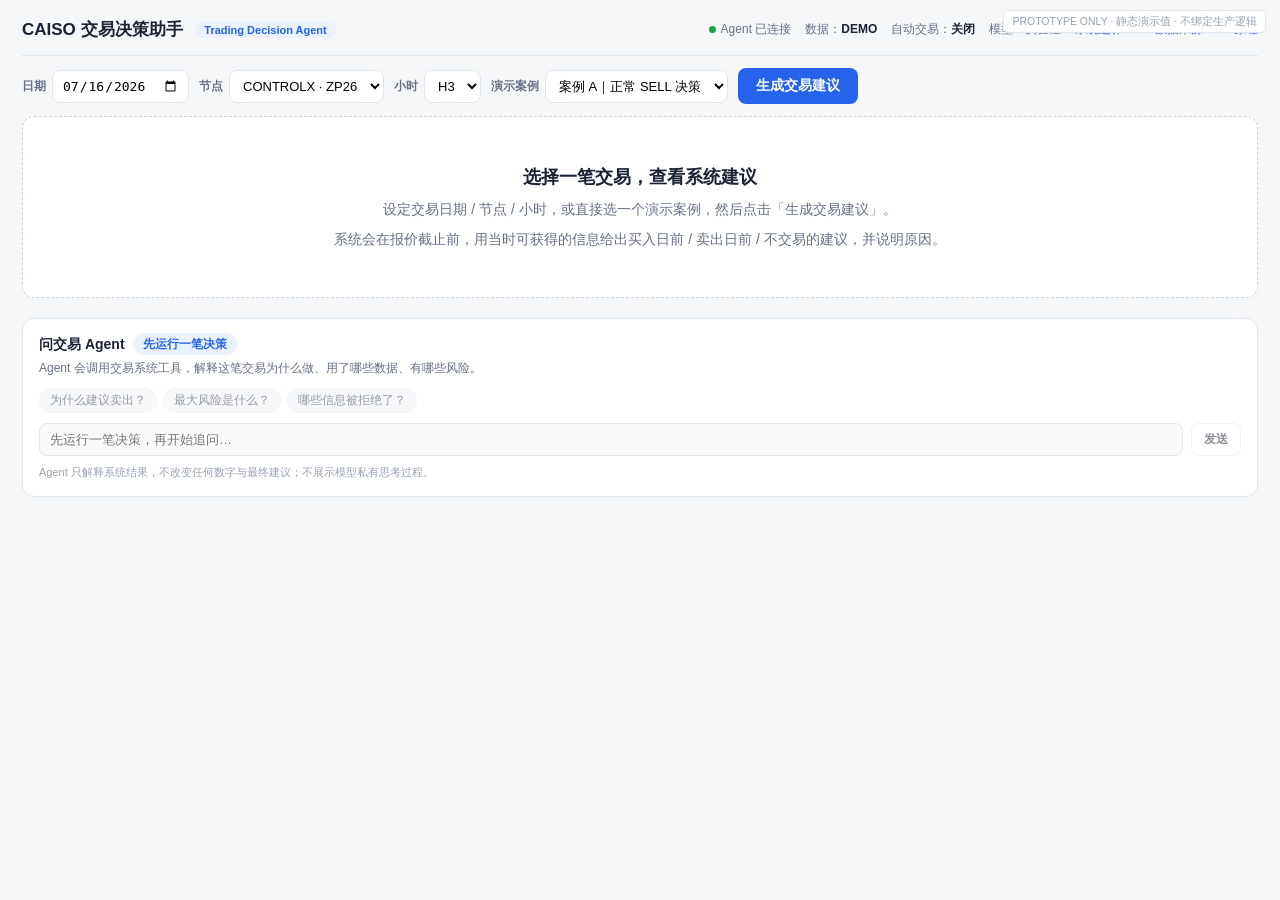
<file: design_prototypes/01_initial.html>
<!DOCTYPE html>
<html lang="zh-CN">
<head>
<meta charset="UTF-8">
<meta name="viewport" content="width=device-width, initial-scale=1.0">
<title>CAISO 交易决策助手 · Initial（原型）</title>
<link rel="stylesheet" href="_concept_c.css">
</head>
<body>
<div class="wrap">
  <div class="proto-flag">PROTOTYPE ONLY · 静态演示值 · 不绑定生产逻辑</div>

  <header>
    <h1>CAISO 交易决策助手 <span class="tag">Trading Decision Agent</span></h1>
    <div class="sys-strip">
      <span><span class="dot"></span>Agent 已连接</span>
      <span>数据：<b>DEMO</b></span>
      <span>自动交易：<b>关闭</b></span>
      <span>模型：实验性</span>
      <a href="#">系统边界</a> · <a href="#">数据来源</a> · <a href="#">原理</a>
    </div>
  </header>

  <!-- 参数行：单行紧凑，不占首屏主位 -->
  <div class="controls">
    <div class="field"><label>日期</label><input type="date" value="2026-07-16"></div>
    <div class="field"><label>节点</label><select><option>CONTROLX · ZP26</option></select></div>
    <div class="field"><label>小时</label><select><option>H3</option></select></div>
    <div class="field"><label>演示案例</label><select><option>案例 A｜正常 SELL 决策</option></select></div>
    <button class="btn">生成交易建议</button>
  </div>

  <!-- 空态：INITIAL -->
  <div class="empty-state">
    <div class="big">选择一笔交易，查看系统建议</div>
    <p>设定交易日期 / 节点 / 小时，或直接选一个演示案例，然后点击「生成交易建议」。</p>
    <p style="margin-top:8px">系统会在报价截止前，用当时可获得的信息给出买入日前 / 卖出日前 / 不交易的建议，并说明原因。</p>
  </div>

  <!-- Agent 操作台（未生成决策时引导） -->
  <div class="agent">
    <div class="agent-head">问交易 Agent <span class="agent-chip">先运行一笔决策</span></div>
    <div class="agent-sub">Agent 会调用交易系统工具，解释这笔交易为什么做、用了哪些数据、有哪些风险。</div>
    <div class="agent-quick">
      <button class="disabled">为什么建议卖出？</button>
      <button class="disabled">最大风险是什么？</button>
      <button class="disabled">哪些信息被拒绝了？</button>
    </div>
    <div class="agent-input"><input placeholder="先运行一笔决策，再开始追问…" disabled><button class="btn secondary small" disabled>发送</button></div>
    <div class="agent-note" style="font-size:11px;color:var(--text-faint);margin-top:8px">Agent 只解释系统结果，不改变任何数字与最终建议；不展示模型私有思考过程。</div>
  </div>

</div>
</body>
</html>
</file>
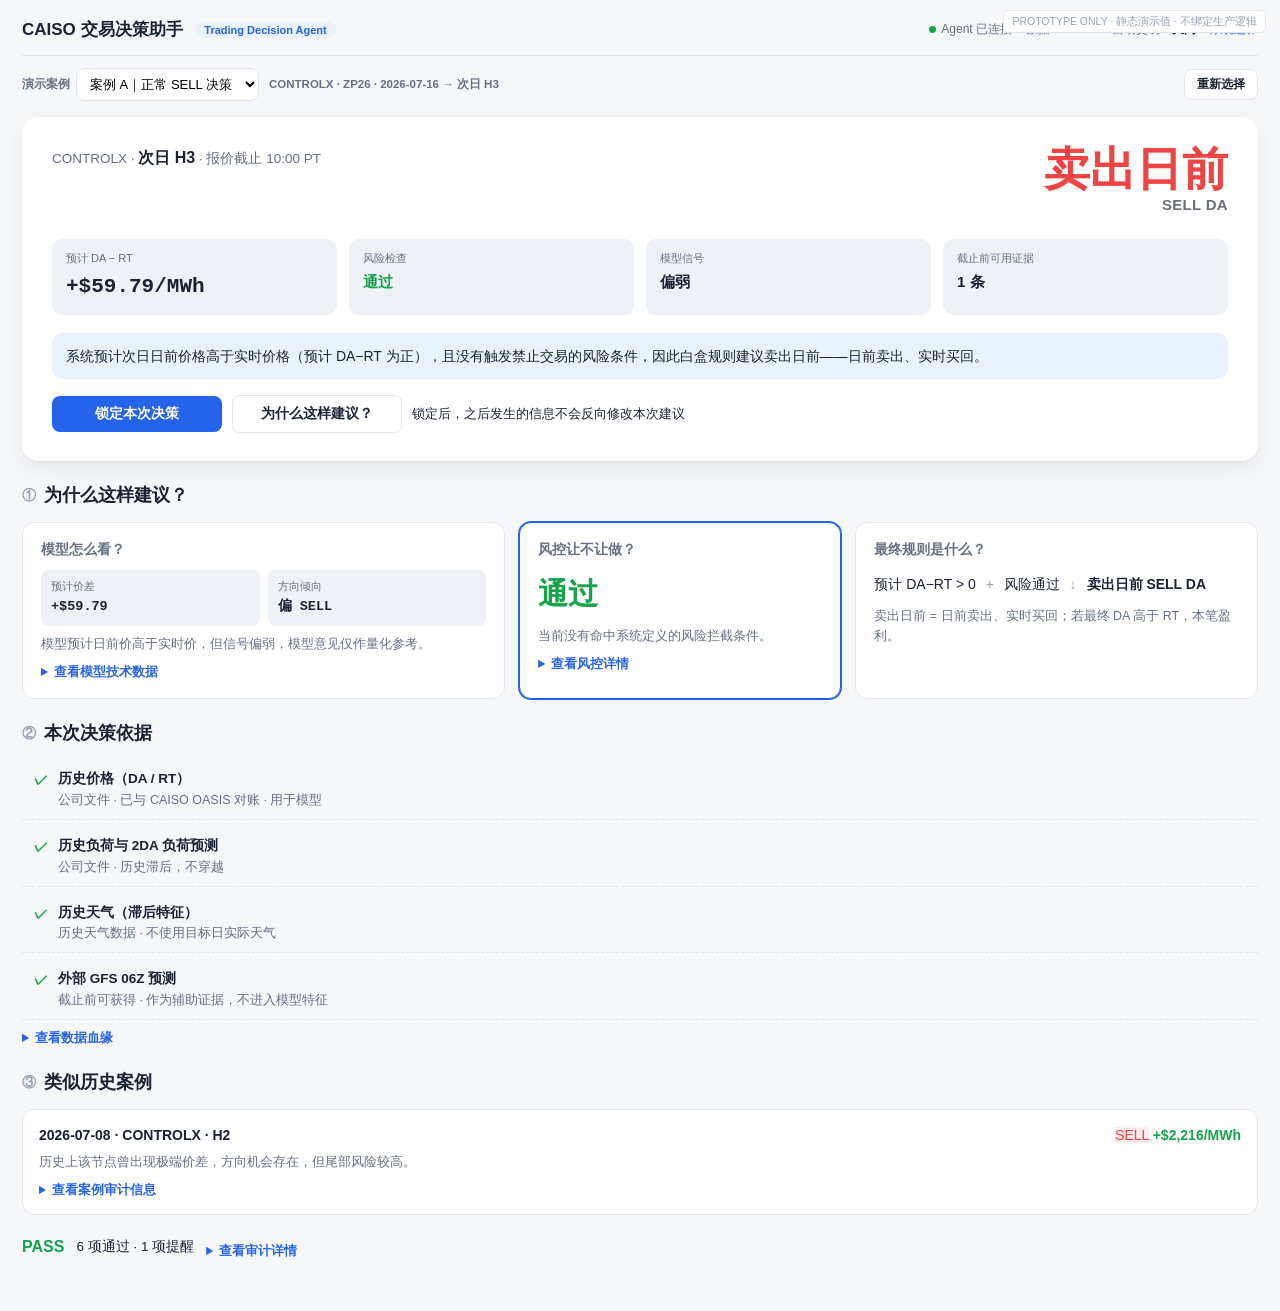
<file: design_prototypes/02_decision.html>
<!DOCTYPE html>
<html lang="zh-CN">
<head>
<meta charset="UTF-8">
<meta name="viewport" content="width=device-width, initial-scale=1.0">
<title>CAISO 交易决策助手 · 建议（原型）</title>
<link rel="stylesheet" href="_concept_c.css">
</head>
<body>
<div class="wrap">
  <div class="proto-flag">PROTOTYPE ONLY · 静态演示值 · 不绑定生产逻辑</div>

  <header>
    <h1>CAISO 交易决策助手 <span class="tag">Trading Decision Agent</span></h1>
    <div class="sys-strip">
      <span><span class="dot"></span>Agent 已连接</span>
      <span>数据：<b>DEMO</b></span>
      <span>自动交易：<b>关闭</b></span>
      <a href="#">系统边界</a>
    </div>
  </header>

  <!-- 参数行：折叠为一行已选参数 -->
  <div class="controls">
    <div class="field"><label>演示案例</label><select><option>案例 A｜正常 SELL 决策</option></select></div>
    <div class="field"><label>CONTROLX · ZP26 · 2026-07-16 → 次日 H3</label></div>
    <button class="btn small secondary" style="margin-left:auto">重新选择</button>
  </div>

  <!-- ============ Hero：唯一第一视觉中心 ============ -->
  <div class="hero">
    <div class="hero-head">
      <div class="hero-who">CONTROLX · <b>次日 H3</b> · 报价截止 10:00 PT</div>
      <div class="hero-rec SELL">
        <div class="cn">卖出日前</div>
        <div class="en">SELL DA</div>
      </div>
    </div>
    <div class="decision-bar">
      <div class="db"><div class="k">预计 DA − RT</div><div class="v num">+$59.79/MWh</div></div>
      <div class="db"><div class="k">风险检查</div><div class="v small ok">通过</div></div>
      <div class="db"><div class="k">模型信号</div><div class="v small">偏弱</div></div>
      <div class="db"><div class="k">截止前可用证据</div><div class="v small">1 条</div></div>
    </div>
    <div class="hero-explain">系统预计次日日前价格高于实时价格（预计 DA−RT 为正），且没有触发禁止交易的风险条件，因此白盒规则建议卖出日前——日前卖出、实时买回。</div>
    <div class="hero-actions">
      <button class="btn">锁定本次决策</button>
      <button class="btn secondary">为什么这样建议？</button>
      <span class="muted">锁定后，之后发生的信息不会反向修改本次建议</span>
    </div>
  </div>

  <!-- ============ 分幕一：为什么（三问，非等尺寸卡） ============ -->
  <div class="act">
    <div class="act-title"><span class="n">①</span> 为什么这样建议？</div>
    <div class="why-grid">
      <div class="why-card">
        <h3>模型怎么看？</h3>
        <div class="kv" style="grid-template-columns:1fr 1fr">
          <div class="item"><div class="k">预计价差</div><div class="v num">+$59.79</div></div>
          <div class="item"><div class="k">方向倾向</div><div class="v">偏 SELL</div></div>
        </div>
        <div class="note">模型预计日前价高于实时价，但信号偏弱，模型意见仅作量化参考。</div>
        <details class="detail"><summary>查看模型技术数据</summary><div class="detail-body"><div class="kv" style="grid-template-columns:1fr">
          <div class="item"><div class="k">expected_return</div><div class="v">59.7937</div></div>
          <div class="item"><div class="k">model_signal_strength</div><div class="v">0.2338</div></div>
          <div class="item"><div class="k">uncertainty</div><div class="v">0.5722</div></div>
        </div></div></details>
      </div>
      <div class="why-card hl">
        <h3>风控让不让做？</h3>
        <div class="big ok">通过</div>
        <div class="note">当前没有命中系统定义的风险拦截条件。</div>
        <details class="detail"><summary>查看风控详情</summary><div class="detail-body">无风险规则命中（PASS）。</div></details>
      </div>
      <div class="why-card">
        <h3>最终规则是什么？</h3>
        <div class="rule-flow">预计 DA−RT &gt; 0 <span class="arrow">+</span> 风险通过 <span class="arrow">↓</span> <b>卖出日前 SELL DA</b></div>
        <div class="note">卖出日前 = 日前卖出、实时买回；若最终 DA 高于 RT，本笔盈利。</div>
      </div>
    </div>
  </div>

  <!-- ============ 分幕二：本次决策依据 ============ -->
  <div class="act">
    <div class="act-title"><span class="n">②</span> 本次决策依据</div>
    <div class="ck-list">
      <div class="ck-item"><span class="mark ok">✓</span><div><div class="t">历史价格（DA / RT）</div><div class="d">公司文件 · 已与 CAISO OASIS 对账 · 用于模型</div></div></div>
      <div class="ck-item"><span class="mark ok">✓</span><div><div class="t">历史负荷与 2DA 负荷预测</div><div class="d">公司文件 · 历史滞后，不穿越</div></div></div>
      <div class="ck-item"><span class="mark ok">✓</span><div><div class="t">历史天气（滞后特征）</div><div class="d">历史天气数据 · 不使用目标日实际天气</div></div></div>
      <div class="ck-item"><span class="mark ok">✓</span><div><div class="t">外部 GFS 06Z 预测</div><div class="d">截止前可获得 · 作为辅助证据，不进入模型特征</div></div></div>
    </div>
    <details class="detail"><summary>查看数据血缘</summary><div class="detail-body">原始文件名、available_at、availability_basis、source_type 等完整字段。</div></details>
  </div>

  <!-- ============ 分幕三：类似历史案例 ============ -->
  <div class="act">
    <div class="act-title"><span class="n">③</span> 类似历史案例</div>
    <div class="case-card">
      <div class="case-head"><span class="case-date">2026-07-08 · CONTROLX · H2</span><span><span class="pill ok" style="background:var(--sell-bg);color:var(--sell)">SELL</span> <span class="case-outcome pos">+$2,216/MWh</span></span></div>
      <div class="case-lesson">历史上该节点曾出现极端价差，方向机会存在，但尾部风险较高。</div>
      <details class="detail"><summary>查看案例审计信息</summary><div class="detail-body">case_id、case_available_at、raw lesson。</div></details>
    </div>
  </div>

  <!-- 审计摘要（默认折叠） -->
  <div class="audit-sum" style="margin-top:18px"><span class="overall ok">PASS</span><span>6 项通过 · 1 项提醒</span> <details class="detail" style="display:inline"><summary>查看审计详情</summary><div class="detail-body">Feature Eligibility / Evidence Time Gate / Evidence Availability / Evidence Provenance / Mock Data / Case As-of / Outcome Leakage（真实 PASS/WARNING）。</div></details></div>

</div>
</body>
</html>
</file>
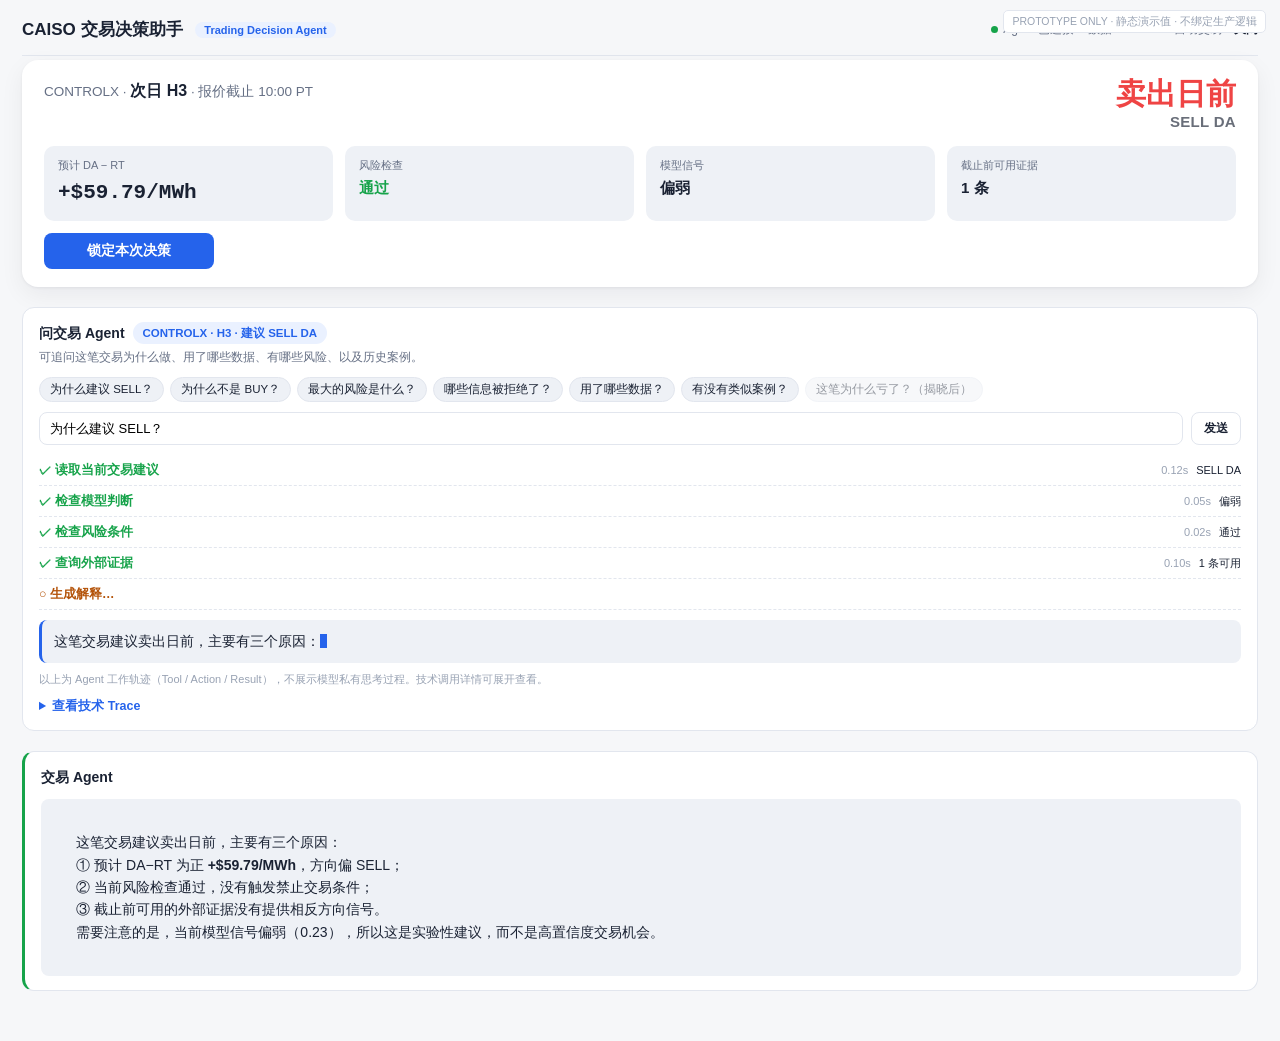
<file: design_prototypes/03_agent.html>
<!DOCTYPE html>
<html lang="zh-CN">
<head>
<meta charset="UTF-8">
<meta name="viewport" content="width=device-width, initial-scale=1.0">
<title>CAISO 交易决策助手 · Agent（原型）</title>
<link rel="stylesheet" href="_concept_c.css">
</head>
<body>
<div class="wrap">
  <div class="proto-flag">PROTOTYPE ONLY · 静态演示值 · 不绑定生产逻辑</div>

  <header>
    <h1>CAISO 交易决策助手 <span class="tag">Trading Decision Agent</span></h1>
    <div class="sys-strip">
      <span><span class="dot"></span>Agent 已连接</span>
      <span>数据：<b>DEMO</b></span>
      <span>自动交易：<b>关闭</b></span>
    </div>
  </header>

  <!-- Hero 简化：建议 + 决策条 + 锁定（首屏常驻） -->
  <div class="hero" style="padding:18px 22px">
    <div class="hero-head">
      <div class="hero-who">CONTROLX · <b>次日 H3</b> · 报价截止 10:00 PT</div>
      <div class="hero-rec SELL"><div class="cn" style="font-size:30px">卖出日前</div><div class="en">SELL DA</div></div>
    </div>
    <div class="decision-bar" style="grid-template-columns:repeat(4,1fr);margin-top:12px">
      <div class="db"><div class="k">预计 DA − RT</div><div class="v num">+$59.79/MWh</div></div>
      <div class="db"><div class="k">风险检查</div><div class="v small ok">通过</div></div>
      <div class="db"><div class="k">模型信号</div><div class="v small">偏弱</div></div>
      <div class="db"><div class="k">截止前可用证据</div><div class="v small">1 条</div></div>
    </div>
    <div class="hero-actions" style="margin-top:12px"><button class="btn">锁定本次决策</button></div>
  </div>

  <!-- ============ Agent 操作台（流式 + 真实工具轨迹） ============ -->
  <div class="agent">
    <div class="agent-head">问交易 Agent <span class="agent-chip">CONTROLX · H3 · 建议 SELL DA</span></div>
    <div class="agent-sub">可追问这笔交易为什么做、用了哪些数据、有哪些风险、以及历史案例。</div>
    <div class="agent-quick">
      <button>为什么建议 SELL？</button>
      <button>为什么不是 BUY？</button>
      <button>最大的风险是什么？</button>
      <button>哪些信息被拒绝了？</button>
      <button>用了哪些数据？</button>
      <button>有没有类似案例？</button>
      <button class="disabled">这笔为什么亏了？（揭晓后）</button>
    </div>
    <div class="agent-input"><input value="为什么建议 SELL？"><button class="btn secondary small">发送</button></div>

    <!-- Observable Agent Execution Trace（只显示真实 Tool/Action） -->
    <div class="agent-trace">
      <div class="trace-step"><span class="s ok">✓ 读取当前交易建议</span><span class="time">0.12s</span><span class="badge">SELL DA</span></div>
      <div class="trace-step"><span class="s ok">✓ 检查模型判断</span><span class="time">0.05s</span><span class="badge">偏弱</span></div>
      <div class="trace-step"><span class="s ok">✓ 检查风险条件</span><span class="time">0.02s</span><span class="badge">通过</span></div>
      <div class="trace-step"><span class="s ok">✓ 查询外部证据</span><span class="time">0.10s</span><span class="badge">1 条可用</span></div>
      <div class="trace-step"><span class="s run">○ 生成解释…</span></div>
    </div>

    <!-- Streaming Answer（逐步出现 + 光标） -->
    <div class="agent-answer">这笔交易建议卖出日前，主要有三个原因：<span class="cursor"></span></div>
    <div class="agent-note" style="font-size:11px;color:var(--text-faint);margin-top:8px">以上为 Agent 工作轨迹（Tool / Action / Result），不展示模型私有思考过程。技术调用详情可展开查看。</div>
    <details class="detail"><summary>查看技术 Trace</summary><div class="detail-body">tool=get_decision · args={"decision_id":"…"} · result_summary=… · duration 0.12s · guard PASS<br>→ <a href="#">查看原始 JSON</a></div></details>
  </div>

  <!-- 预计的流式回答（完成态示意） -->
  <div class="agent" style="border-left:3px solid var(--ok)">
    <div class="agent-head">交易 Agent</div>
    <div class="agent-answer" style="border-left:none">
      这笔交易建议卖出日前，主要有三个原因：
      ① 预计 DA−RT 为正 <b>+$59.79/MWh</b>，方向偏 SELL；
      ② 当前风险检查通过，没有触发禁止交易条件；
      ③ 截止前可用的外部证据没有提供相反方向信号。
      需要注意的是，当前模型信号偏弱（0.23），所以这是实验性建议，而不是高置信度交易机会。
    </div>
  </div>

</div>
</body>
</html>
</file>
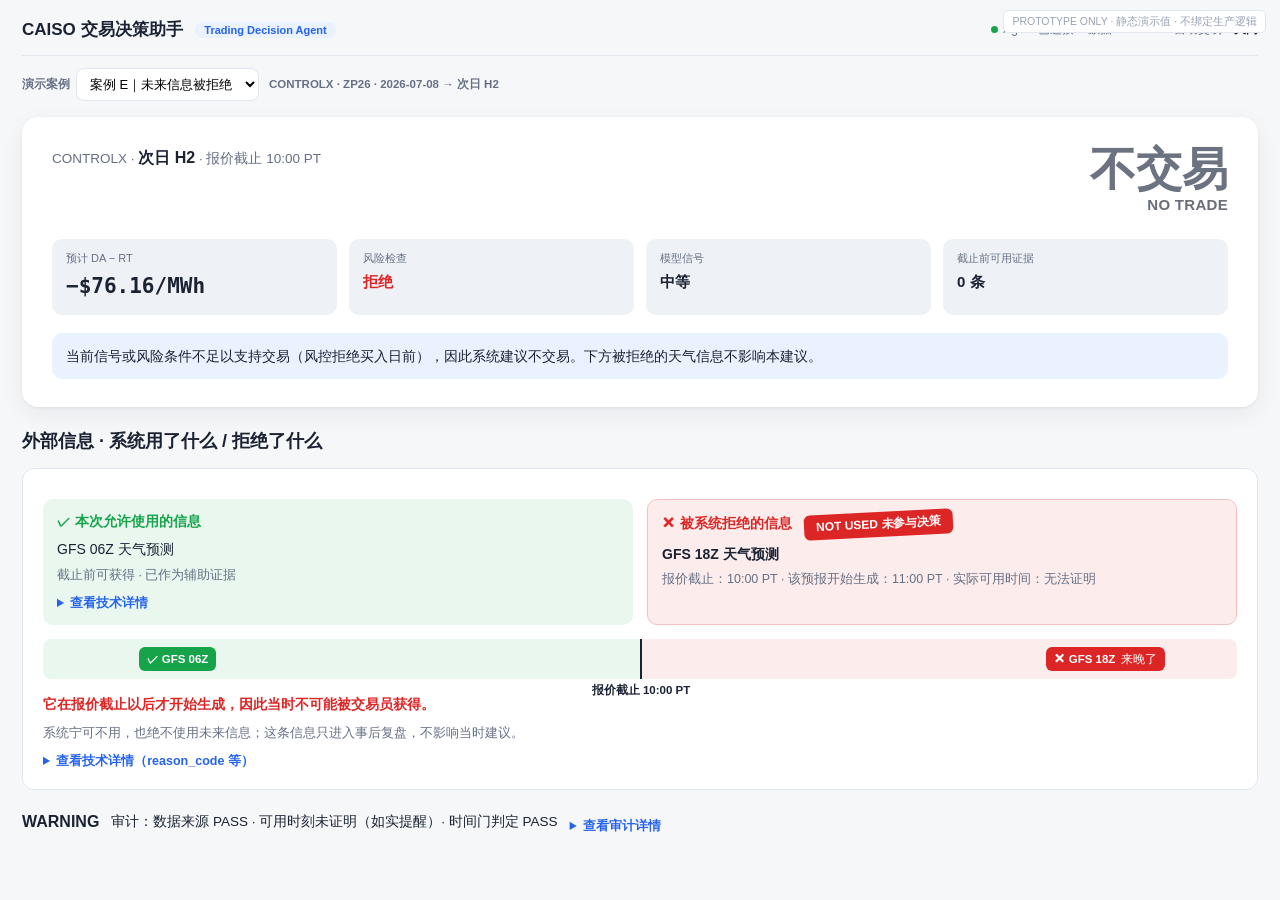
<file: design_prototypes/04_case_e.html>
<!DOCTYPE html>
<html lang="zh-CN">
<head>
<meta charset="UTF-8">
<meta name="viewport" content="width=device-width, initial-scale=1.0">
<title>CAISO 交易决策助手 · 未来信息被拒绝（原型）</title>
<link rel="stylesheet" href="_concept_c.css">
</head>
<body>
<div class="wrap">
  <div class="proto-flag">PROTOTYPE ONLY · 静态演示值 · 不绑定生产逻辑</div>

  <header>
    <h1>CAISO 交易决策助手 <span class="tag">Trading Decision Agent</span></h1>
    <div class="sys-strip">
      <span><span class="dot"></span>Agent 已连接</span>
      <span>数据：<b>DEMO</b></span>
      <span>自动交易：<b>关闭</b></span>
    </div>
  </header>

  <div class="controls">
    <div class="field"><label>演示案例</label><select><option>案例 E｜未来信息被拒绝</option></select></div>
    <div class="field"><label>CONTROLX · ZP26 · 2026-07-08 → 次日 H2</label></div>
  </div>

  <!-- Hero：建议不受被拒信息影响（NO_TRADE 示例） -->
  <div class="hero">
    <div class="hero-head">
      <div class="hero-who">CONTROLX · <b>次日 H2</b> · 报价截止 10:00 PT</div>
      <div class="hero-rec NO_TRADE"><div class="cn">不交易</div><div class="en">NO TRADE</div></div>
    </div>
    <div class="decision-bar">
      <div class="db"><div class="k">预计 DA − RT</div><div class="v num">−$76.16/MWh</div></div>
      <div class="db"><div class="k">风险检查</div><div class="v small err">拒绝</div></div>
      <div class="db"><div class="k">模型信号</div><div class="v small">中等</div></div>
      <div class="db"><div class="k">截止前可用证据</div><div class="v small">0 条</div></div>
    </div>
    <div class="hero-explain">当前信号或风险条件不足以支持交易（风控拒绝买入日前），因此系统建议不交易。下方被拒绝的天气信息不影响本建议。</div>
  </div>

  <!-- ============ Time Gate 中央聚光灯 ============ -->
  <div class="act">
    <div class="act-title">外部信息 · 系统用了什么 / 拒绝了什么</div>
    <div class="tg-stage">
      <div class="tg-grid">
        <div class="tg-col ok">
          <div class="col-t">✓ 本次允许使用的信息</div>
          <div>GFS 06Z 天气预测</div>
          <div style="font-size:12.5px;color:var(--text-dim);margin-top:4px">截止前可获得 · 已作为辅助证据</div>
          <details class="detail"><summary>查看技术详情</summary><div class="detail-body">初始化 / 可用时间 / 决策截止（UTC）。</div></details>
        </div>
        <div class="tg-col err">
          <div class="col-t">✕ 被系统拒绝的信息 <span class="not-used" style="margin-left:8px">NOT USED 未参与决策</span></div>
          <div style="font-weight:600">GFS 18Z 天气预测</div>
          <div style="font-size:12.5px;color:var(--text-dim);margin-top:4px">报价截止：10:00 PT · 该预报开始生成：11:00 PT · 实际可用时间：无法证明</div>
        </div>
      </div>

      <!-- 截止时间轴 -->
      <div class="timeline">
        <div class="cut"></div>
        <div class="item ok">✓ GFS 06Z</div>
        <div class="item err">✕ GFS 18Z</div>
      </div>

      <div class="tg-note">它在报价截止以后才开始生成，因此当时不可能被交易员获得。</div>
      <div style="font-size:12.5px;color:var(--text-dim);margin-top:8px">系统宁可不用，也绝不使用未来信息；这条信息只进入事后复盘，不影响当时建议。</div>
      <details class="detail"><summary>查看技术详情（reason_code 等）</summary><div class="detail-body">
        <div class="kv" style="grid-template-columns:1fr">
          <div class="item"><div class="k">reason_code</div><div class="v">INITIALIZATION_AFTER_CUTOFF（AVAILABLE_AT_UNKNOWN）</div></div>
          <div class="item"><div class="k">decision_cutoff</div><div class="v">2026-07-08T17:00:00 UTC</div></div>
          <div class="item"><div class="k">initialization_time</div><div class="v">2026-07-08T18:00:00 UTC</div></div>
          <div class="item"><div class="k">available_at</div><div class="v">UNKNOWN / NOT PROVEN（不伪造）</div></div>
        </div>
      </div></details>
    </div>
  </div>

  <!-- 审计摘要：Provenance PASS / Availability 如实 WARNING / Time Gate PASS -->
  <div class="audit-sum" style="margin-top:18px">
    <span class="overall warn">WARNING</span><span>审计：数据来源 PASS · 可用时刻未证明（如实提醒）· 时间门判定 PASS</span>
    <details class="detail" style="display:inline"><summary>查看审计详情</summary><div class="detail-body">Evidence Availability = WARNING（诚实标注，不隐藏）· Evidence Provenance = PASS（来源 / 快照 contains_mock=false 已验证）。</div></details>
  </div>

</div>
</body>
</html>
</file>
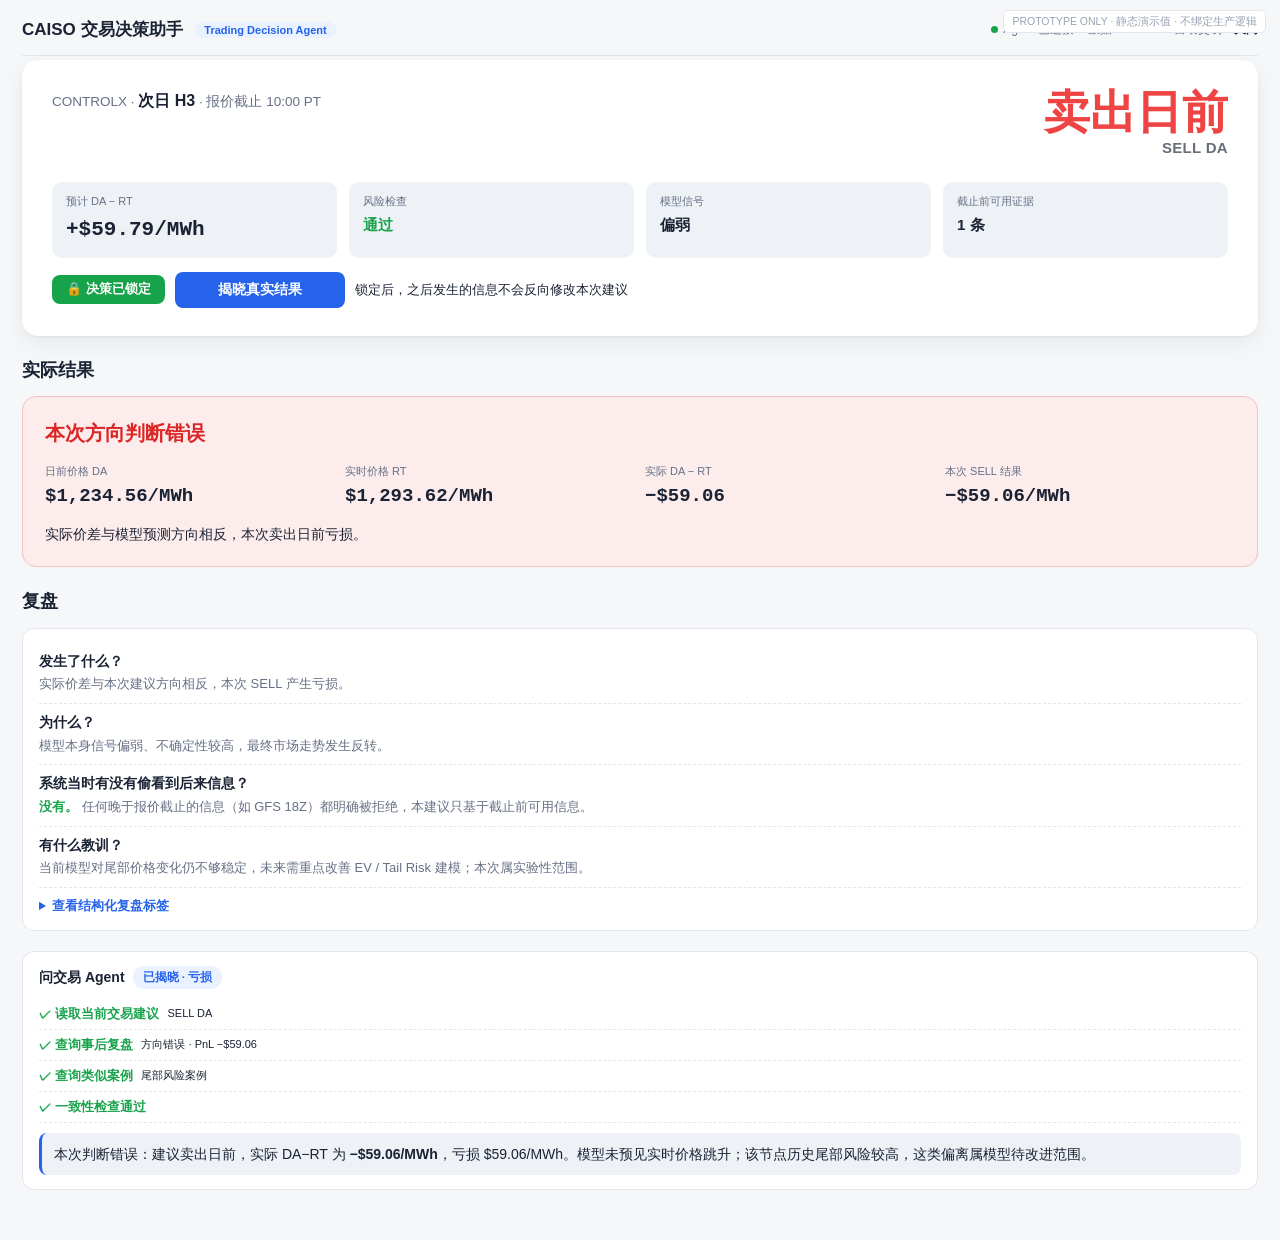
<file: design_prototypes/05_reveal.html>
<!DOCTYPE html>
<html lang="zh-CN">
<head>
<meta charset="UTF-8">
<meta name="viewport" content="width=device-width, initial-scale=1.0">
<title>CAISO 交易决策助手 · 揭晓与复盘（原型）</title>
<link rel="stylesheet" href="_concept_c.css">
</head>
<body>
<div class="wrap">
  <div class="proto-flag">PROTOTYPE ONLY · 静态演示值 · 不绑定生产逻辑</div>

  <header>
    <h1>CAISO 交易决策助手 <span class="tag">Trading Decision Agent</span></h1>
    <div class="sys-strip">
      <span><span class="dot"></span>Agent 已连接</span>
      <span>数据：<b>DEMO</b></span>
      <span>自动交易：<b>关闭</b></span>
    </div>
  </header>

  <!-- Hero：已锁定状态 + 揭晓按钮 -->
  <div class="hero">
    <div class="hero-head">
      <div class="hero-who">CONTROLX · <b>次日 H3</b> · 报价截止 10:00 PT</div>
      <div class="hero-rec SELL"><div class="cn">卖出日前</div><div class="en">SELL DA</div></div>
    </div>
    <div class="decision-bar" style="grid-template-columns:repeat(4,1fr)">
      <div class="db"><div class="k">预计 DA − RT</div><div class="v num">+$59.79/MWh</div></div>
      <div class="db"><div class="k">风险检查</div><div class="v small ok">通过</div></div>
      <div class="db"><div class="k">模型信号</div><div class="v small">偏弱</div></div>
      <div class="db"><div class="k">截止前可用证据</div><div class="v small">1 条</div></div>
    </div>
    <div class="hero-actions" style="margin-top:14px">
      <span class="lock-seal">🔒 决策已锁定</span>
      <button class="btn">揭晓真实结果</button>
      <span class="muted">锁定后，之后发生的信息不会反向修改本次建议</span>
    </div>
  </div>

  <!-- ============ 实际结果（亏损不隐藏） ============ -->
  <div class="act">
    <div class="act-title">实际结果</div>
    <div class="result-box loss">
      <div class="r-title">本次方向判断错误</div>
      <div class="result-grid">
        <div class="rg"><div class="k">日前价格 DA</div><div class="v num">$1,234.56/MWh</div></div>
        <div class="rg"><div class="k">实时价格 RT</div><div class="v num">$1,293.62/MWh</div></div>
        <div class="rg"><div class="k">实际 DA − RT</div><div class="v num">−$59.06</div></div>
        <div class="rg"><div class="k">本次 SELL 结果</div><div class="v num">−$59.06/MWh</div></div>
      </div>
      <div style="margin-top:12px;font-size:14px">实际价差与模型预测方向相反，本次卖出日前亏损。</div>
    </div>
  </div>

  <!-- ============ 复盘四问 ============ -->
  <div class="act">
    <div class="act-title">复盘</div>
    <div class="case-card">
      <div class="review-q"><div class="q">发生了什么？</div><div class="a">实际价差与本次建议方向相反，本次 SELL 产生亏损。</div></div>
      <div class="review-q"><div class="q">为什么？</div><div class="a">模型本身信号偏弱、不确定性较高，最终市场走势发生反转。</div></div>
      <div class="review-q"><div class="q">系统当时有没有偷看到后来信息？</div><div class="a"><span class="ok">没有。</span> 任何晚于报价截止的信息（如 GFS 18Z）都明确被拒绝，本建议只基于截止前可用信息。</div></div>
      <div class="review-q"><div class="q">有什么教训？</div><div class="a">当前模型对尾部价格变化仍不够稳定，未来需重点改善 EV / Tail Risk 建模；本次属实验性范围。</div></div>
      <details class="detail"><summary>查看结构化复盘标签</summary><div class="detail-body">NORMAL_UNCERTAINTY / UNFAVORABLE_REALIZATION · direction_correct=false · model_prediction_error=-118.85</div></details>
    </div>
  </div>

  <!-- Agent：Reveal 后追问"这笔为什么亏了" -->
  <div class="agent">
    <div class="agent-head">问交易 Agent <span class="agent-chip">已揭晓 · 亏损</span></div>
    <div class="agent-trace">
      <div class="trace-step"><span class="s ok">✓ 读取当前交易建议</span><span class="badge">SELL DA</span></div>
      <div class="trace-step"><span class="s ok">✓ 查询事后复盘</span><span class="badge">方向错误 · PnL −$59.06</span></div>
      <div class="trace-step"><span class="s ok">✓ 查询类似案例</span><span class="badge">尾部风险案例</span></div>
      <div class="trace-step"><span class="s ok">✓ 一致性检查通过</span></div>
    </div>
    <div class="agent-answer">本次判断错误：建议卖出日前，实际 DA−RT 为 <b>−$59.06/MWh</b>，亏损 $59.06/MWh。模型未预见实时价格跳升；该节点历史尾部风险较高，这类偏离属模型待改进范围。</div>
  </div>

</div>
</body>
</html>
</file>
<file: design_prototypes/_concept_c.css>
/* design_prototypes/_concept_c.css — V0.4 Concept C「叙事控制塔」设计系统
   PROTOTYPE ONLY — 静态演示值，不绑定生产逻辑。交易核心冻结。
   设计依据：caiso-trading-demo-ux + frontend-design skills；Lead 汇总 5 个设计 Agent。
*/
:root {
  /* 色彩 token（语义：绿 PASS / 红 REJECT / 黄 WARNING / 蓝 info） */
  --canvas: #f6f7f9;
  --surface: #ffffff;
  --surface-2: #eef1f6;
  --border: #e2e6ee;
  --border-strong: #cbd2e0;
  --text: #1a2233;
  --text-dim: #667085;
  --text-faint: #98a2b3;
  --accent: #2563eb;
  --accent-soft: #eaf1ff;
  --ok: #16a34a;   --ok-bg: #e9f7ef;
  --warn: #b45309; --warn-bg: #fdf3e3;
  --err: #dc2626;  --err-bg: #fdecec;
  --buy: #0ea5e9;  --buy-bg: #e6f4fe;
  --sell: #ef4444; --sell-bg: #fdecec;
  --hold: #6b7280; --hold-bg: #eef0f3;
  --radius: 12px;
  --shadow-hero: 0 1px 3px rgba(16,24,40,.06), 0 8px 24px rgba(16,24,40,.06);
  --mono: "SF Mono","JetBrains Mono","Consolas",monospace;
  --sans: -apple-system,"Segoe UI","PingFang SC","Microsoft YaHei",sans-serif;
}
* { box-sizing: border-box; margin: 0; padding: 0; }
html, body { background: var(--canvas); color: var(--text); font: 14px/1.6 var(--sans); }
.num { font-variant-numeric: tabular-nums; font-family: var(--mono); }
code { font-family: var(--mono); font-size: .85em; background: var(--surface-2); border: 1px solid var(--border); border-radius: 5px; padding: 0 4px; }
.wrap { max-width: 1440px; margin: 0 auto; padding: 14px 22px 50px; }

/* ---------- 极薄 header ---------- */
header { display: flex; align-items: center; justify-content: space-between; gap: 14px; padding: 2px 0 12px; border-bottom: 1px solid var(--border); }
header h1 { font-size: 17px; font-weight: 700; }
header h1 .tag { font-size: 11px; color: var(--accent); background: var(--accent-soft); border-radius: 20px; padding: 2px 9px; margin-left: 8px; vertical-align: middle; }
.sys-strip { display: flex; gap: 14px; font-size: 12px; color: var(--text-dim); align-items: center; }
.sys-strip .dot { display: inline-block; width: 7px; height: 7px; border-radius: 50%; margin-right: 5px; background: var(--ok); }
.sys-strip b { color: var(--text); font-weight: 600; }
.sys-strip a { color: var(--accent); text-decoration: none; font-size: 12px; }

/* ---------- 参数行（单行紧凑） ---------- */
.controls { display: flex; gap: 10px; align-items: center; flex-wrap: nowrap; padding: 12px 0; }
.controls .field { display: flex; align-items: center; gap: 6px; }
.controls label { font-size: 11.5px; color: var(--text-dim); font-weight: 600; white-space: nowrap; }
.controls select, .controls input { border: 1px solid var(--border); border-radius: 8px; background: var(--surface); padding: 7px 9px; font-size: 13px; }
.btn { border: none; border-radius: 8px; padding: 9px 18px; font-size: 13.5px; font-weight: 600; background: var(--accent); color: #fff; cursor: pointer; }
.btn:hover { filter: brightness(1.07); }
.btn:disabled { opacity: .5; cursor: not-allowed; }
.btn.secondary { background: var(--surface); color: var(--text); border: 1px solid var(--border); }
.btn.small { padding: 6px 12px; font-size: 12px; }

/* ---------- Hero 舞台（唯一第一视觉中心） ---------- */
.hero { background: var(--surface); border-radius: 16px; box-shadow: var(--shadow-hero); padding: 28px 30px; margin: 4px 0 16px; }
.hero-head { display: flex; justify-content: space-between; align-items: flex-start; gap: 18px; flex-wrap: wrap; }
.hero-who { font-size: 13.5px; color: var(--text-dim); }
.hero-who b { color: var(--text); font-size: 16px; }
.hero-rec { text-align: right; }
.hero-rec .cn { font-size: 46px; font-weight: 800; line-height: 1.05; }
.hero-rec .en { font-size: 15px; font-weight: 600; opacity: .65; letter-spacing: .02em; }
.hero-rec.SELL .cn { color: var(--sell); }
.hero-rec.BUY .cn { color: var(--buy); }
.hero-rec.NO_TRADE .cn { color: var(--hold); }
/* 决策条：回答对象/建议/价差/风控/下一步 */
.decision-bar { display: grid; grid-template-columns: repeat(4, 1fr); gap: 12px; margin-top: 22px; }
.db { background: var(--surface-2); border-radius: 10px; padding: 11px 14px; }
.db .k { font-size: 11px; color: var(--text-dim); }
.db .v { font-size: 21px; font-weight: 700; margin-top: 2px; }
.db .v.small { font-size: 15px; }
.db .v.ok { color: var(--ok); } .db .v.warn { color: var(--warn); } .db .v.err { color: var(--err); }
.hero-explain { margin-top: 18px; padding: 12px 14px; background: var(--accent-soft); border-radius: 10px; font-size: 14px; }
.hero-actions { display: flex; align-items: center; gap: 10px; margin-top: 16px; }
.hero-actions .btn { min-width: 170px; }
.hero-actions .muted { font-size: 12.5px; }

/* ---------- 分幕 ---------- */
.act { margin-top: 20px; }
.act-title { font-size: 18px; font-weight: 700; margin-bottom: 12px; display: flex; align-items: center; gap: 8px; }
.act-title .n { color: var(--text-faint); font-size: 14px; font-weight: 600; }

/* 为什么：三问（非等尺寸卡） */
.why-grid { display: grid; grid-template-columns: 1.2fr .8fr 1fr; gap: 14px; }
.why-card { background: var(--surface); border: 1px solid var(--border); border-radius: var(--radius); padding: 16px 18px; }
.why-card.hl { border-color: var(--accent); box-shadow: 0 0 0 1px var(--accent); }
.why-card h3 { font-size: 13.5px; color: var(--text-dim); font-weight: 600; margin-bottom: 10px; }
.why-card .big { font-size: 30px; font-weight: 800; }
.why-card .big.ok { color: var(--ok); } .why-card .big.warn { color: var(--warn); } .why-card .big.err { color: var(--err); }
.why-card .note { font-size: 12.5px; color: var(--text-dim); margin-top: 8px; }
.rule-flow { font-size: 14px; line-height: 2; margin-top: 6px; }
.rule-flow .arrow { color: var(--text-faint); margin: 0 6px; }

/* 数据依据清单 */
.ck-list { display: flex; flex-direction: column; gap: 6px; }
.ck-item { display: flex; gap: 10px; align-items: flex-start; padding: 9px 12px; border-bottom: 1px dashed var(--border); }
.ck-item .mark { font-weight: 700; }
.ck-item .mark.ok { color: var(--ok); } .ck-item .mark.no { color: var(--err); }
.ck-item .t { font-weight: 600; font-size: 13.5px; }
.ck-item .d { font-size: 12.5px; color: var(--text-dim); }

/* Time Gate 中央聚光灯 */
.tg-stage { background: var(--surface); border: 1px solid var(--border); border-radius: var(--radius); padding: 18px 20px; }
.tg-title { font-size: 15px; font-weight: 700; }
.tg-grid { display: grid; grid-template-columns: 1fr 1fr; gap: 14px; margin-top: 12px; }
.tg-col.ok { background: var(--ok-bg); border-radius: 10px; padding: 12px 14px; }
.tg-col.err { background: var(--err-bg); border-radius: 10px; padding: 12px 14px; border: 1px solid #f3c1c1; }
.tg-col .col-t { font-weight: 700; font-size: 13.5px; margin-bottom: 6px; }
.tg-col.ok .col-t { color: var(--ok); } .tg-col.err .col-t { color: var(--err); }
/* 截止时间轴 */
.timeline { position: relative; margin: 14px 0 4px; height: 40px; border-radius: 8px; background: linear-gradient(to right, var(--ok-bg) 0 50%, var(--err-bg) 50% 100%); }
.timeline .cut { position: absolute; left: 50%; top: 0; bottom: 0; width: 2px; background: var(--text); }
.timeline .cut::after { content: "报价截止 10:00 PT"; position: absolute; top: 42px; left: 50%; transform: translateX(-50%); font-size: 11.5px; color: var(--text); font-weight: 600; white-space: nowrap; }
.timeline .item { position: absolute; top: 8px; font-size: 11.5px; font-weight: 600; padding: 3px 8px; border-radius: 6px; white-space: nowrap; }
.timeline .item.ok { left: 8%; background: var(--ok); color: #fff; }
.timeline .item.err { right: 6%; background: var(--err); color: #fff; }
.timeline .item.err::after { content: "来晚了"; margin-left: 6px; font-weight: 400; }
.not-used { display: inline-block; background: var(--err); color: #fff; font-size: 12px; font-weight: 700; padding: 3px 12px; border-radius: 6px; transform: rotate(-3deg); }
.tg-note { margin-top: 14px; font-size: 14px; font-weight: 600; color: var(--err); }

/* 案例卡 */
.case-card { background: var(--surface); border: 1px solid var(--border); border-radius: var(--radius); padding: 14px 16px; margin-bottom: 8px; }
.case-head { display: flex; justify-content: space-between; align-items: center; }
.case-date { font-weight: 600; }
.case-outcome { font-weight: 700; } .case-outcome.pos { color: var(--ok); } .case-outcome.neg { color: var(--err); }
.case-lesson { font-size: 12.5px; color: var(--text-dim); margin-top: 6px; }

/* 锁定 / 揭晓 */
.lock-bar { display: flex; align-items: center; gap: 12px; margin-top: 6px; flex-wrap: wrap; }
.lock-state { font-size: 14px; font-weight: 600; }
.lock-state.ok { color: var(--ok); }
.lock-seal { display: inline-block; background: var(--ok); color: #fff; font-size: 13px; font-weight: 700; padding: 4px 14px; border-radius: 8px; }
.result-box { border-radius: 14px; padding: 20px 22px; margin-top: 10px; }
.result-box.win { background: var(--ok-bg); border: 1px solid #bbe7cc; }
.result-box.loss { background: var(--err-bg); border: 1px solid #f3c1c1; }
.result-box .r-title { font-size: 20px; font-weight: 800; }
.result-box.loss .r-title { color: var(--err); } .result-box.win .r-title { color: var(--ok); }
.result-grid { display: grid; grid-template-columns: repeat(4, 1fr); gap: 10px; margin-top: 14px; }
.rg .k { font-size: 11px; color: var(--text-dim); } .rg .v { font-size: 19px; font-weight: 700; }

/* 复盘四问 */
.review-q { padding: 8px 0; border-bottom: 1px dashed var(--border); }
.review-q .q { font-weight: 700; font-size: 13.5px; }
.review-q .a { font-size: 13px; color: var(--text-dim); margin-top: 2px; }
.review-q .a .ok { color: var(--ok); font-weight: 600; }

/* 审计摘要 */
.audit-sum { display: flex; align-items: center; gap: 12px; font-size: 13.5px; }
.audit-sum .overall { font-weight: 800; font-size: 16px; }
.audit-sum .overall.ok { color: var(--ok); }
details.detail summary { cursor: pointer; font-size: 12.5px; color: var(--accent); font-weight: 600; }
details.detail .detail-body { margin-top: 10px; padding: 12px; background: var(--surface-2); border: 1px solid var(--border); border-radius: 10px; font-size: 12.5px; overflow-x: auto; }

/* ---------- Agent 操作台（内联，非外挂聊天） ---------- */
.agent { background: var(--surface); border: 1px solid var(--border); border-radius: var(--radius); padding: 14px 16px; margin-top: 20px; }
.agent-head { display: flex; align-items: center; gap: 8px; font-size: 14px; font-weight: 700; }
.agent-chip { background: var(--accent-soft); color: var(--accent); font-size: 11.5px; font-weight: 600; border-radius: 20px; padding: 2px 10px; }
.agent-sub { font-size: 12px; color: var(--text-dim); margin: 4px 0 10px; }
.agent-quick { display: flex; flex-wrap: wrap; gap: 6px; margin-bottom: 10px; }
.agent-quick button { font-size: 11.5px; border: 1px solid var(--border); background: var(--surface-2); border-radius: 20px; padding: 4px 10px; color: var(--text); cursor: pointer; }
.agent-quick button.disabled { opacity: .45; cursor: not-allowed; }
.agent-input { display: flex; gap: 8px; }
.agent-input input { flex: 1; border: 1px solid var(--border); border-radius: 8px; padding: 8px 10px; font-size: 13px; }
.agent-answer { white-space: pre-wrap; background: var(--surface-2); border-left: 3px solid var(--accent); border-radius: 8px; padding: 10px 12px; margin-top: 10px; }
.agent-answer .cursor { display: inline-block; width: 7px; height: 14px; background: var(--accent); animation: blink 1s steps(2) infinite; vertical-align: -2px; }
@keyframes blink { 50% { opacity: 0; } }
.agent-trace { margin-top: 10px; }
.trace-step { display: flex; gap: 8px; align-items: center; font-size: 12.5px; padding: 5px 0; border-bottom: 1px dashed var(--border); }
.trace-step .s { color: var(--text-dim); }
.trace-step .s.ok { color: var(--ok); font-weight: 600; }
.trace-step .s.run { color: var(--warn); font-weight: 600; }
.trace-step .time { margin-left: auto; color: var(--text-faint); font-size: 11px; }
.trace-step .badge { font-size: 11px; }

/* 技术详情折叠（默认全折叠） */
details.detail { margin-top: 8px; }
.kv { display: grid; grid-template-columns: repeat(auto-fit, minmax(150px,1fr)); gap: 8px; }
.kv .item { background: var(--surface-2); border-radius: 8px; padding: 8px 10px; }
.kv .item .k { font-size: 11px; color: var(--text-dim); }
.kv .item .v { font-size: 13.5px; font-weight: 600; font-family: var(--mono); }

/* 空态（INITIAL） */
.empty-state { background: var(--surface); border: 1px dashed var(--border-strong); border-radius: var(--radius); padding: 46px 30px; text-align: center; color: var(--text-dim); }
.empty-state .big { font-size: 18px; font-weight: 700; color: var(--text); margin-bottom: 6px; }

/* prototype 水印 */
.proto-flag { position: fixed; top: 10px; right: 14px; font-size: 10.5px; color: var(--text-faint); background: var(--surface); border: 1px solid var(--border); padding: 2px 8px; border-radius: 5px; z-index: 99; }

/* 响应式 */
@media (max-width: 1100px) { .why-grid, .tg-grid { grid-template-columns: 1fr; } .decision-bar, .result-grid { grid-template-columns: 1fr 1fr; } }
</file>
